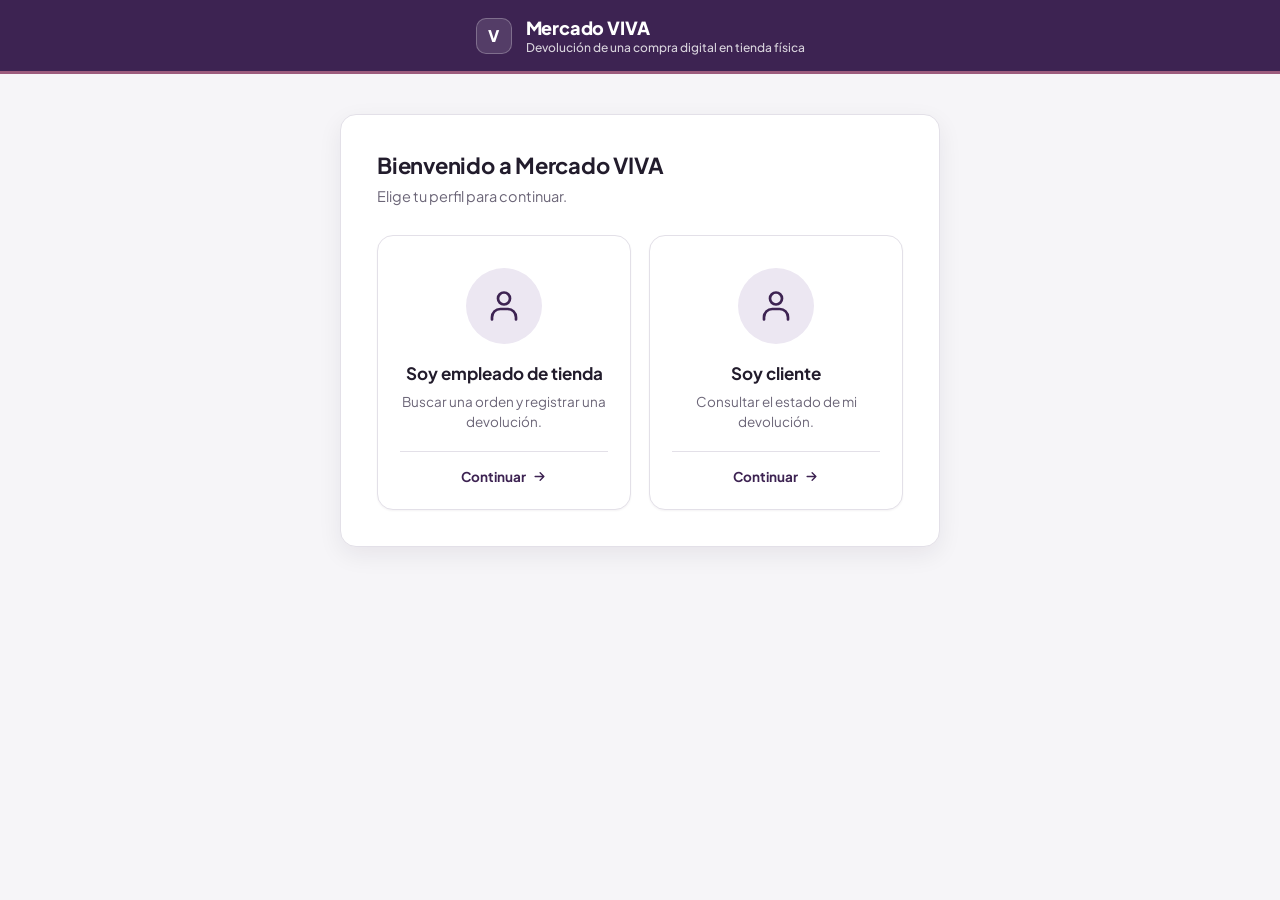
<file: Frontend/index.html>
<!DOCTYPE html>
<html lang="es">
<head>
  <meta charset="UTF-8">
  <meta name="viewport" content="width=device-width, initial-scale=1.0">
  <title>Mercado VIVA - Devoluciones</title>
  <link rel="preconnect" href="https://fonts.googleapis.com">
  <link rel="preconnect" href="https://fonts.gstatic.com" crossorigin>
  <link href="https://fonts.googleapis.com/css2?family=Plus+Jakarta+Sans:wght@400;500;600;700;800&display=swap" rel="stylesheet">
  <link rel="stylesheet" href="css/styles.css">
</head>
<body>
  <header>
    <div class="marca">
      <span class="logo-mark">V</span>
      <div>
        <h1>Mercado VIVA</h1>
        <p>Devolución de una compra digital en tienda física</p>
      </div>
    </div>
  </header>

  <main>
    <section class="pantalla">
      <h2>Bienvenido a Mercado VIVA</h2>
      <p class="subtitulo">Elige tu perfil para continuar.</p>
      <div class="selector-rol">
        <a href="panel.html" class="tarjeta-rol">
          <span class="avatar-rol">
            <svg viewBox="0 0 24 24" fill="none" stroke="currentColor" stroke-width="1.8" stroke-linecap="round" stroke-linejoin="round">
              <path d="M20 21v-1.5A5.5 5.5 0 0 0 14.5 14h-5A5.5 5.5 0 0 0 4 19.5V21"/>
              <circle cx="12" cy="7" r="4"/>
            </svg>
          </span>
          <h3>Soy empleado de tienda</h3>
          <p>Buscar una orden y registrar una devolución.</p>
          <span class="continuar">
            Continuar
            <svg viewBox="0 0 24 24" fill="none" stroke="currentColor" stroke-width="2.2" stroke-linecap="round" stroke-linejoin="round">
              <path d="M5 12h14M13 6l6 6-6 6"/>
            </svg>
          </span>
        </a>
        <a href="portal.html" class="tarjeta-rol">
          <span class="avatar-rol">
            <svg viewBox="0 0 24 24" fill="none" stroke="currentColor" stroke-width="1.8" stroke-linecap="round" stroke-linejoin="round">
              <path d="M20 21v-1.5A5.5 5.5 0 0 0 14.5 14h-5A5.5 5.5 0 0 0 4 19.5V21"/>
              <circle cx="12" cy="7" r="4"/>
            </svg>
          </span>
          <h3>Soy cliente</h3>
          <p>Consultar el estado de mi devolución.</p>
          <span class="continuar">
            Continuar
            <svg viewBox="0 0 24 24" fill="none" stroke="currentColor" stroke-width="2.2" stroke-linecap="round" stroke-linejoin="round">
              <path d="M5 12h14M13 6l6 6-6 6"/>
            </svg>
          </span>
        </a>
      </div>
    </section>
  </main>
</body>
</html>
</file>
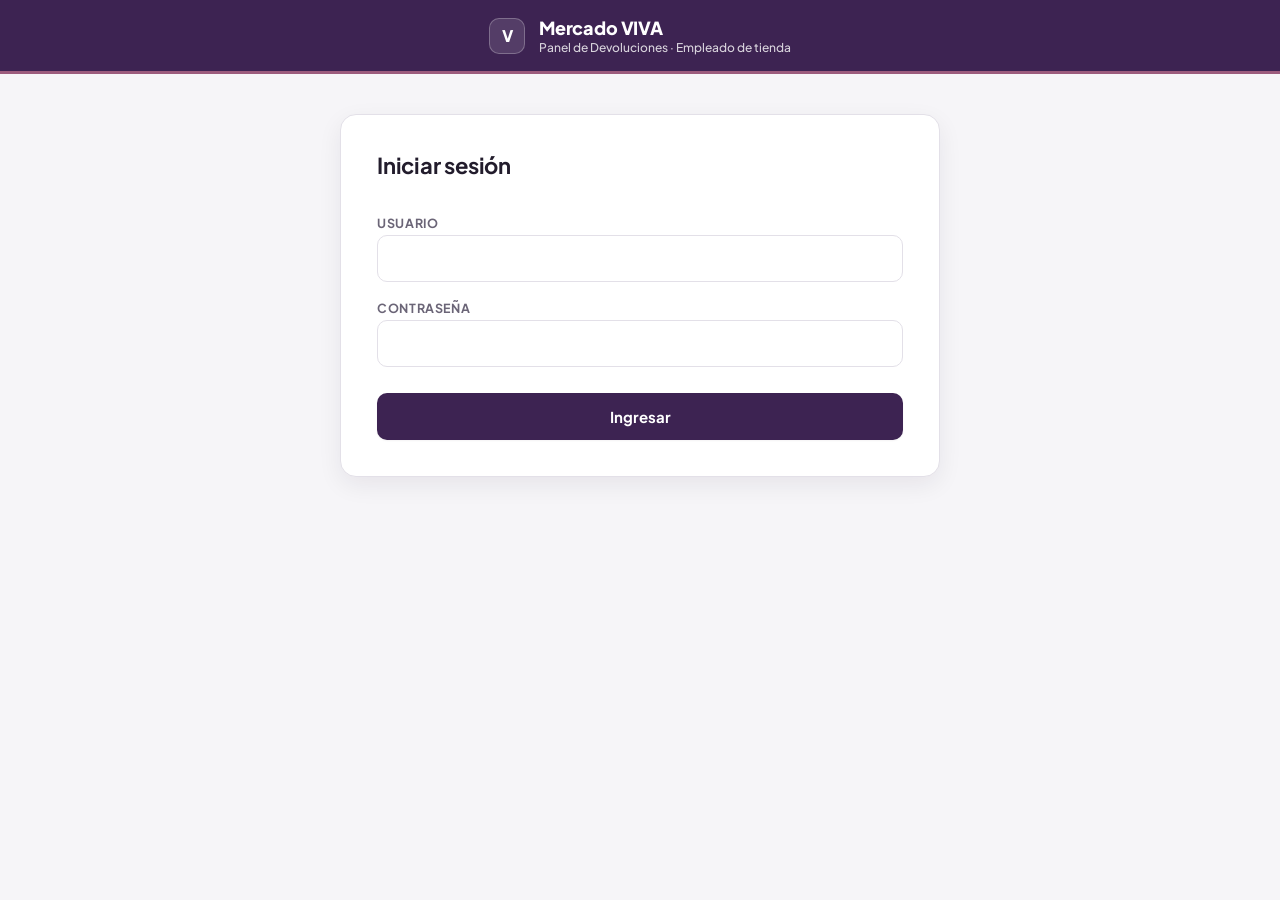
<file: Frontend/panel.html>
<!DOCTYPE html>
<html lang="es">
<head>
  <meta charset="UTF-8">
  <meta name="viewport" content="width=device-width, initial-scale=1.0">
  <title>Mercado VIVA - Devoluciones</title>
  <link rel="preconnect" href="https://fonts.googleapis.com">
  <link rel="preconnect" href="https://fonts.gstatic.com" crossorigin>
  <link href="https://fonts.googleapis.com/css2?family=Plus+Jakarta+Sans:wght@400;500;600;700;800&display=swap" rel="stylesheet">
  <link rel="stylesheet" href="css/styles.css">
</head>
<body>
  <header>
    <div class="marca">
      <span class="logo-mark">V</span>
      <div>
        <h1>Mercado VIVA</h1>
        <p>Panel de Devoluciones · Empleado de tienda</p>
      </div>
    </div>
  </header>

  <div id="barra-empleado" class="barra-empleado" hidden>
    <div class="barra-empleado-contenido">
      <span></span>
      <div id="perfil-menu" class="perfil-menu">
        <button id="btn-perfil" type="button" class="perfil-trigger">
          <span class="avatar-mini">
            <svg viewBox="0 0 24 24" fill="none" stroke="currentColor" stroke-width="1.8" stroke-linecap="round" stroke-linejoin="round">
              <path d="M20 21v-1.5A5.5 5.5 0 0 0 14.5 14h-5A5.5 5.5 0 0 0 4 19.5V21"/>
              <circle cx="12" cy="7" r="4"/>
            </svg>
          </span>
          <span id="empleado-nombre"></span>
          <svg class="perfil-chevron" viewBox="0 0 24 24" fill="none" stroke="currentColor" stroke-width="2" stroke-linecap="round" stroke-linejoin="round">
            <path d="M6 9l6 6 6-6"/>
          </svg>
        </button>
        <div id="perfil-dropdown" class="perfil-dropdown" hidden>
          <button id="btn-cerrar-sesion" type="button" class="perfil-opcion">
            <svg viewBox="0 0 24 24" fill="none" stroke="currentColor" stroke-width="1.8" stroke-linecap="round" stroke-linejoin="round">
              <path d="M9 21H5a2 2 0 0 1-2-2V5a2 2 0 0 1 2-2h4"/>
              <path d="M16 17l5-5-5-5"/>
              <path d="M21 12H9"/>
            </svg>
            Cerrar sesión
          </button>
        </div>
      </div>
    </div>
  </div>

  <main>
    <section id="seccion-login" class="pantalla">
      <h2>Iniciar sesión</h2>
      <form id="form-login">
        <label for="login-username">Usuario</label>
        <input type="text" id="login-username" required>

        <label for="login-password">Contraseña</label>
        <input type="password" id="login-password" required>

        <button type="submit">Ingresar</button>
      </form>
      <p id="login-error" class="error" hidden></p>
    </section>

    <section id="seccion-buscar" class="pantalla" hidden>
      <h2>Buscar orden</h2>
      <form id="form-buscar">
        <label for="buscar-numero-orden">Número de orden</label>
        <input type="text" id="buscar-numero-orden" placeholder="Ej: ORD-1001">

        <label for="buscar-documento">Documento del cliente</label>
        <input type="text" id="buscar-documento" placeholder="Ej: 123456789">

        <button type="submit">Buscar</button>
      </form>
      <p id="buscar-error" class="error" hidden></p>
    </section>

    <section id="seccion-registro" class="pantalla" hidden>
      <button id="btn-volver-buscar" type="button" class="volver-boton">
        <svg viewBox="0 0 24 24" fill="none" stroke="currentColor" stroke-width="2" stroke-linecap="round" stroke-linejoin="round">
          <path d="M15 18l-6-6 6-6"/>
        </svg>
        Nueva búsqueda
      </button>
      <h2>Detalle de la orden</h2>
      <div id="detalle-orden"></div>

      <form id="form-devolucion" hidden>
        <h3>Registrar devolución</h3>
        <input type="hidden" id="devolucion-item-id">

        <label for="devolucion-motivo">Motivo</label>
        <textarea id="devolucion-motivo" required></textarea>

        <label for="devolucion-condicion">Condición del producto</label>
        <select id="devolucion-condicion" required>
          <option value="">Selecciona una opción</option>
          <option value="nuevo">Nuevo</option>
          <option value="abierto">Abierto</option>
          <option value="dañado">Dañado</option>
        </select>

        <div id="devolucion-mal-uso-wrapper" hidden>
          <label>
            <input type="checkbox" id="devolucion-mal-uso">
            El daño fue causado por mal uso del cliente
          </label>
        </div>

        <button type="submit">Confirmar devolución</button>
      </form>
      <p id="registro-error" class="error" hidden></p>
    </section>

    <section id="seccion-confirmacion" class="pantalla pantalla-centrada" hidden>
      <div id="icono-confirmacion" class="check-exito"></div>
      <h2>Devolución registrada</h2>
      <div id="confirmacion-detalle" class="tarjeta"></div>
      <button id="btn-descargar-comprobante" type="button">Descargar comprobante</button>
      <button id="btn-nueva-devolucion" type="button" class="secundario">Registrar otra devolución</button>
    </section>
  </main>

  <script src="js/config.js"></script>
  <script src="js/app.js"></script>
</body>
</html>
</file>
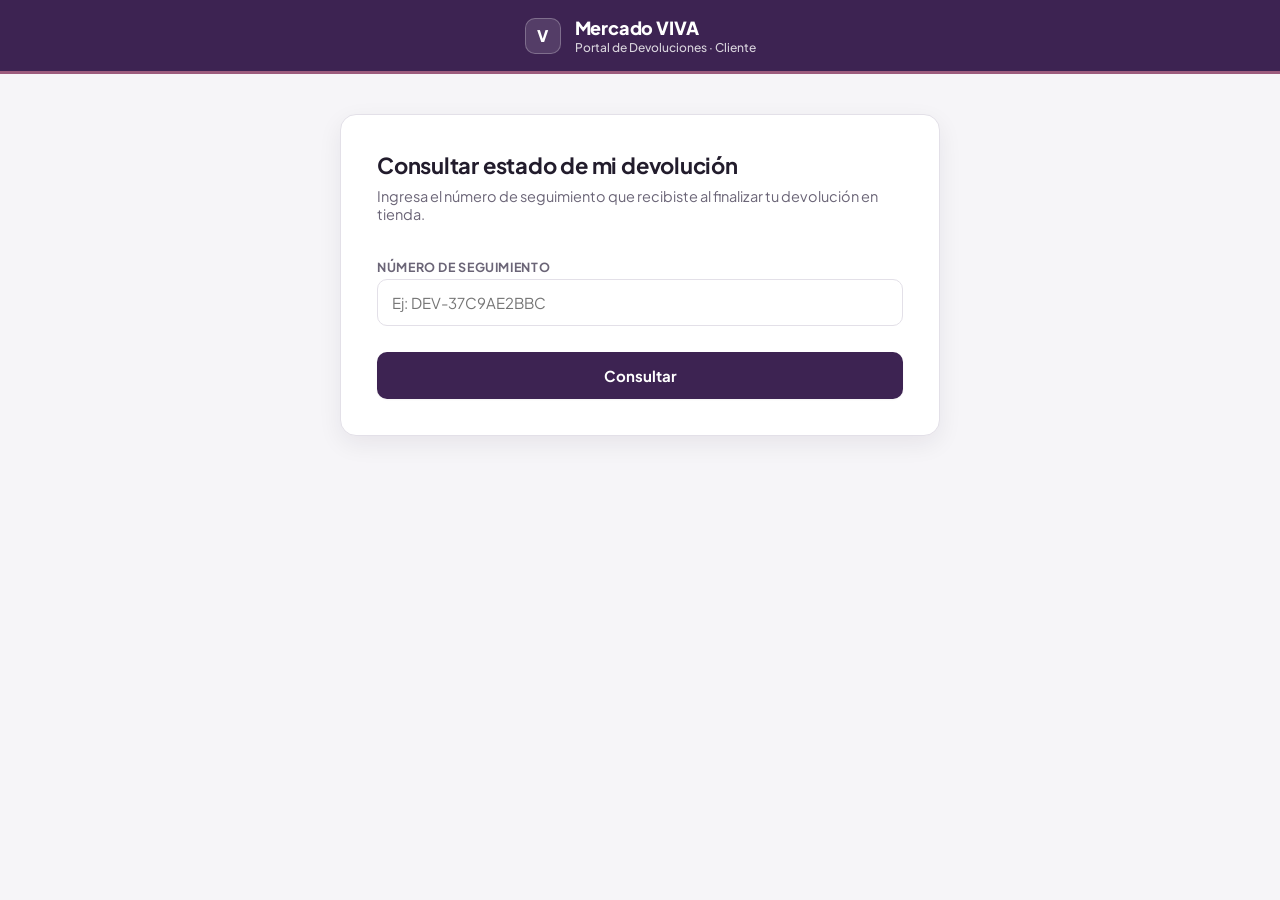
<file: Frontend/portal.html>
<!DOCTYPE html>
<html lang="es">
<head>
  <meta charset="UTF-8">
  <meta name="viewport" content="width=device-width, initial-scale=1.0">
  <title>Mercado VIVA - Estado de mi devolución</title>
  <link rel="preconnect" href="https://fonts.googleapis.com">
  <link rel="preconnect" href="https://fonts.gstatic.com" crossorigin>
  <link href="https://fonts.googleapis.com/css2?family=Plus+Jakarta+Sans:wght@400;500;600;700;800&display=swap" rel="stylesheet">
  <link rel="stylesheet" href="css/styles.css">
</head>
<body>
  <header>
    <div class="marca">
      <span class="logo-mark">V</span>
      <div>
        <h1>Mercado VIVA</h1>
        <p>Portal de Devoluciones · Cliente</p>
      </div>
    </div>
  </header>

  <main>
    <section class="pantalla">
      <h2>Consultar estado de mi devolución</h2>
      <p class="subtitulo">Ingresa el número de seguimiento que recibiste al finalizar tu devolución en tienda.</p>
      <form id="form-consulta">
        <label for="numero-seguimiento">Número de seguimiento</label>
        <input type="text" id="numero-seguimiento" placeholder="Ej: DEV-37C9AE2BBC" required>
        <button type="submit">Consultar</button>
      </form>
      <p id="consulta-error" class="error" hidden></p>
      <div id="resultado" class="tarjeta" hidden></div>
    </section>
  </main>

  <script src="js/config.js"></script>
  <script src="js/portal.js"></script>
</body>
</html>
</file>
<file: Frontend/css/styles.css>
:root {
  --bg: #F6F5F8;
  --surface: #FFFFFF;
  --surface-alt: #F1EFF5;
  --text: #221C2C;
  --text-muted: #6B6577;
  --primary: #3D2352;
  --primary-dark: #2A1839;
  --primary-light: #ECE7F2;
  --accent: #9C5B7D;
  --accent-light: #F5E9EF;
  --success: #1E8E5A;
  --success-light: #E3F5EC;
  --pendiente: #B7791F;
  --pendiente-light: #FBF0DE;
  --danger: #C1332B;
  --danger-light: #FBEAE8;
  --border: #E3E0E8;
  --shadow-sm: 0 1px 2px rgba(30, 20, 45, 0.05);
  --shadow-md: 0 8px 24px rgba(30, 20, 45, 0.07);
  --shadow-lg: 0 20px 40px rgba(30, 20, 45, 0.12);
  --radius: 16px;
  --radius-sm: 10px;
  --font: 'Plus Jakarta Sans', -apple-system, BlinkMacSystemFont, 'Segoe UI', sans-serif;
}

* {
  box-sizing: border-box;
}

body {
  margin: 0;
  font-family: var(--font);
  background: var(--bg);
  color: var(--text);
  -webkit-font-smoothing: antialiased;
}

header {
  background: var(--primary);
  color: white;
  padding: 16px 24px;
  text-align: center;
  border-bottom: 3px solid var(--accent);
}

.marca {
  display: inline-flex;
  align-items: center;
  gap: 14px;
  text-align: left;
}

.logo-mark {
  flex-shrink: 0;
  width: 36px;
  height: 36px;
  border-radius: 10px;
  background: rgba(255, 255, 255, 0.12);
  display: flex;
  align-items: center;
  justify-content: center;
  font-weight: 800;
  font-size: 16px;
  border: 1.5px solid rgba(255, 255, 255, 0.25);
}

header h1 {
  margin: 0;
  font-size: 18px;
  font-weight: 800;
  letter-spacing: -0.01em;
}

header p {
  margin: 1px 0 0;
  font-size: 12px;
  font-weight: 500;
  opacity: 0.8;
}

.barra-empleado {
  background: var(--surface);
  border-bottom: 1px solid var(--border);
  padding: 14px 24px;
  align-items: center;
  justify-content: center;
}

.barra-empleado:not([hidden]) {
  display: flex;
}

.barra-empleado-contenido {
  width: 100%;
  max-width: 640px;
  display: flex;
  align-items: center;
  justify-content: space-between;
  gap: 12px;
}

.perfil-menu {
  position: relative;
}

.perfil-trigger {
  display: flex;
  align-items: center;
  gap: 10px;
  background: none;
  border: none;
  padding: 6px 12px 6px 6px;
  margin: 0;
  border-radius: 999px;
  cursor: pointer;
  font-family: inherit;
  font-size: 14px;
  font-weight: 700;
  color: var(--text);
  box-shadow: none;
  transition: background 0.15s ease;
}

.perfil-trigger:hover {
  background: var(--surface-alt);
  transform: none;
  box-shadow: none;
}

.perfil-chevron {
  width: 14px;
  height: 14px;
  color: var(--text-muted);
  transition: transform 0.15s ease;
}

.perfil-menu.abierto .perfil-chevron {
  transform: rotate(180deg);
}

.perfil-dropdown {
  position: absolute;
  top: calc(100% + 10px);
  right: 0;
  min-width: 190px;
  background: var(--surface);
  border: 1px solid var(--border);
  border-radius: var(--radius-sm);
  box-shadow: var(--shadow-lg);
  padding: 6px;
  z-index: 10;
  animation: popIn 0.15s ease both;
  transform-origin: top right;
}

.perfil-opcion {
  display: flex;
  align-items: center;
  gap: 10px;
  width: 100%;
  background: none;
  border: none;
  margin: 0;
  padding: 10px 12px;
  border-radius: var(--radius-sm);
  font-family: inherit;
  font-size: 14px;
  font-weight: 700;
  color: var(--danger);
  cursor: pointer;
  text-align: left;
  box-shadow: none;
}

.perfil-opcion:hover {
  background: var(--danger-light);
  transform: none;
  box-shadow: none;
}

.perfil-opcion svg {
  width: 16px;
  height: 16px;
  flex-shrink: 0;
}

.avatar-mini {
  width: 32px;
  height: 32px;
  border-radius: 50%;
  background: var(--primary-light);
  color: var(--primary);
  display: flex;
  align-items: center;
  justify-content: center;
  flex-shrink: 0;
}

.avatar-mini svg {
  width: 18px;
  height: 18px;
}

main {
  max-width: 640px;
  margin: 0 auto;
  padding: 40px 20px 64px;
}

.pantalla {
  background: var(--surface);
  border: 1px solid var(--border);
  border-radius: var(--radius);
  padding: 36px;
  box-shadow: var(--shadow-md);
  animation: fadeInUp 0.45s ease both;
}

.pantalla-centrada {
  text-align: center;
}

.pantalla-centrada .tarjeta {
  text-align: left;
}

@keyframes fadeInUp {
  from { opacity: 0; transform: translateY(16px); }
  to { opacity: 1; transform: translateY(0); }
}

@keyframes fadeIn {
  from { opacity: 0; }
  to { opacity: 1; }
}

@keyframes popIn {
  from { opacity: 0; transform: scale(0.5); }
  to { opacity: 1; transform: scale(1); }
}

@keyframes girar {
  to { transform: rotate(360deg); }
}

h2 {
  color: var(--text);
  font-size: 22px;
  font-weight: 700;
  letter-spacing: -0.01em;
  margin: 0;
}

h3 {
  font-size: 16px;
  font-weight: 700;
  margin: 26px 0 14px;
  color: var(--text);
}

.subtitulo {
  margin: 8px 0 0;
  color: var(--text-muted);
  font-size: 14.5px;
}

.encabezado-pantalla {
  display: flex;
  align-items: center;
  gap: 12px;
  margin-bottom: 4px;
}

.volver-boton {
  display: inline-flex;
  align-items: center;
  gap: 6px;
  background: var(--surface-alt);
  color: var(--text);
  border: 1px solid var(--border);
  border-radius: 999px;
  padding: 8px 14px 8px 10px;
  font-size: 13px;
  font-weight: 700;
  font-family: inherit;
  cursor: pointer;
  margin: 0 0 20px;
  transition: background 0.15s ease, border-color 0.15s ease;
}

.volver-boton:hover {
  background: var(--primary-light);
  border-color: var(--primary);
  transform: none;
  box-shadow: none;
}

.volver-boton svg {
  width: 14px;
  height: 14px;
}

form {
  flex-direction: column;
  gap: 4px;
  margin-top: 22px;
}

form:not([hidden]) {
  display: flex;
}

label {
  font-weight: 700;
  font-size: 12.5px;
  margin-top: 14px;
  color: var(--text-muted);
  text-transform: uppercase;
  letter-spacing: 0.05em;
}

input,
select,
textarea {
  padding: 13px 14px;
  border: 1.5px solid var(--border);
  border-radius: var(--radius-sm);
  font-size: 15px;
  font-family: inherit;
  background: var(--surface);
  color: var(--text);
  transition: border-color 0.2s ease, box-shadow 0.2s ease;
}

input:focus,
select:focus,
textarea:focus {
  outline: none;
  border-color: var(--primary);
  box-shadow: 0 0 0 4px var(--primary-light);
}

textarea {
  min-height: 84px;
  resize: vertical;
}

button {
  margin-top: 22px;
  padding: 14px 20px;
  background: var(--primary);
  color: white;
  border: none;
  border-radius: var(--radius-sm);
  font-size: 15px;
  font-weight: 700;
  font-family: inherit;
  cursor: pointer;
  transition: background 0.15s ease, box-shadow 0.15s ease, transform 0.1s ease;
  box-shadow: var(--shadow-sm);
  position: relative;
}

button:hover {
  background: var(--primary-dark);
  box-shadow: var(--shadow-md);
}

button:active {
  transform: scale(0.98);
}

button:disabled {
  cursor: not-allowed;
}

button.cargando {
  color: transparent;
  pointer-events: none;
}

button.cargando::after {
  content: "";
  position: absolute;
  top: 50%;
  left: 50%;
  width: 18px;
  height: 18px;
  margin: -9px 0 0 -9px;
  border: 2.5px solid rgba(255, 255, 255, 0.4);
  border-top-color: white;
  border-radius: 50%;
  animation: girar 0.6s linear infinite;
}

button.secundario {
  background: var(--surface-alt);
  color: var(--primary);
  box-shadow: none;
  border: 1.5px solid var(--border);
}

button.secundario:hover {
  background: var(--primary-light);
  box-shadow: none;
}

.error {
  background: var(--danger-light);
  color: var(--danger);
  border: 1px solid rgba(193, 51, 43, 0.25);
  padding: 13px 16px;
  border-radius: var(--radius-sm);
  font-weight: 600;
  font-size: 14px;
  margin-top: 18px;
  animation: fadeIn 0.25s ease both;
}

.aviso {
  color: var(--danger);
  font-size: 13px;
  font-weight: 700;
  margin-top: 8px;
}

.item-orden {
  border: 1.5px solid var(--border);
  border-radius: var(--radius-sm);
  padding: 16px;
  margin-bottom: 12px;
  transition: border-color 0.15s ease, background 0.15s ease, box-shadow 0.15s ease;
}

.item-orden:hover {
  border-color: var(--accent);
  box-shadow: var(--shadow-sm);
}

.item-orden.seleccionado {
  border-color: var(--primary);
  background: var(--primary-light);
  box-shadow: var(--shadow-sm);
}

.item-orden p {
  margin: 0 0 4px;
  font-size: 15px;
}

.item-orden button {
  margin-top: 10px;
  padding: 10px 16px;
  font-size: 13.5px;
}

.tarjeta {
  background: var(--surface-alt);
  border-radius: var(--radius-sm);
  padding: 24px;
  margin-top: 22px;
  border: 1px solid var(--border);
}

.tarjeta p {
  margin: 0 0 14px;
  font-size: 15.5px;
  line-height: 1.3;
}

.tarjeta p:last-child {
  margin-bottom: 0;
}

.tarjeta strong {
  display: block;
  color: var(--text-muted);
  font-weight: 700;
  font-size: 12px;
  text-transform: uppercase;
  letter-spacing: 0.04em;
  margin-bottom: 2px;
}

.check-exito {
  width: 60px;
  height: 60px;
  margin: 0 auto 18px;
  border-radius: 50%;
  background: var(--success-light);
  color: var(--success);
  display: flex;
  align-items: center;
  justify-content: center;
  font-size: 28px;
  font-weight: 800;
  animation: popIn 0.4s cubic-bezier(0.34, 1.56, 0.64, 1) both;
}

.check-exito.pendiente {
  background: var(--pendiente-light);
  color: var(--pendiente);
}

.check-exito.rechazado {
  background: var(--danger-light);
  color: var(--danger);
}

.selector-rol {
  display: grid;
  grid-template-columns: 1fr 1fr;
  gap: 18px;
  margin-top: 30px;
}

.tarjeta-rol {
  display: flex;
  flex-direction: column;
  align-items: center;
  text-align: center;
  border: 1.5px solid var(--border);
  border-radius: var(--radius);
  padding: 32px 22px 24px;
  text-decoration: none;
  color: var(--text);
  background: var(--surface);
  box-shadow: var(--shadow-sm);
  transition: transform 0.2s ease, box-shadow 0.2s ease, border-color 0.2s ease;
}

.tarjeta-rol:hover {
  transform: translateY(-5px);
  box-shadow: var(--shadow-lg);
  border-color: var(--primary);
}

.avatar-rol {
  width: 76px;
  height: 76px;
  border-radius: 50%;
  background: var(--primary-light);
  color: var(--primary);
  display: flex;
  align-items: center;
  justify-content: center;
  margin-bottom: 18px;
  transition: background 0.2s ease, color 0.2s ease, transform 0.2s ease;
}

.avatar-rol svg {
  width: 36px;
  height: 36px;
}

.tarjeta-rol:hover .avatar-rol {
  background: var(--primary);
  color: white;
  transform: scale(1.06);
}

.tarjeta-rol h3 {
  color: var(--text);
  margin: 0 0 8px;
  font-size: 17px;
  font-weight: 700;
}

.tarjeta-rol p {
  margin: 0;
  font-size: 13.5px;
  color: var(--text-muted);
  line-height: 1.45;
}

.continuar {
  display: inline-flex;
  align-items: center;
  gap: 6px;
  margin-top: 20px;
  padding-top: 16px;
  width: 100%;
  justify-content: center;
  border-top: 1px solid var(--border);
  color: var(--primary);
  font-weight: 700;
  font-size: 13.5px;
}

.continuar svg {
  width: 15px;
  height: 15px;
  transition: transform 0.2s ease;
}

.tarjeta-rol:hover .continuar svg {
  transform: translateX(4px);
}

@media (max-width: 560px) {
  .selector-rol {
    grid-template-columns: 1fr;
  }

  .pantalla {
    padding: 26px 20px;
  }

  main {
    padding: 24px 14px 48px;
  }

  .barra-empleado-contenido {
    flex-wrap: wrap;
  }
}
</file>
